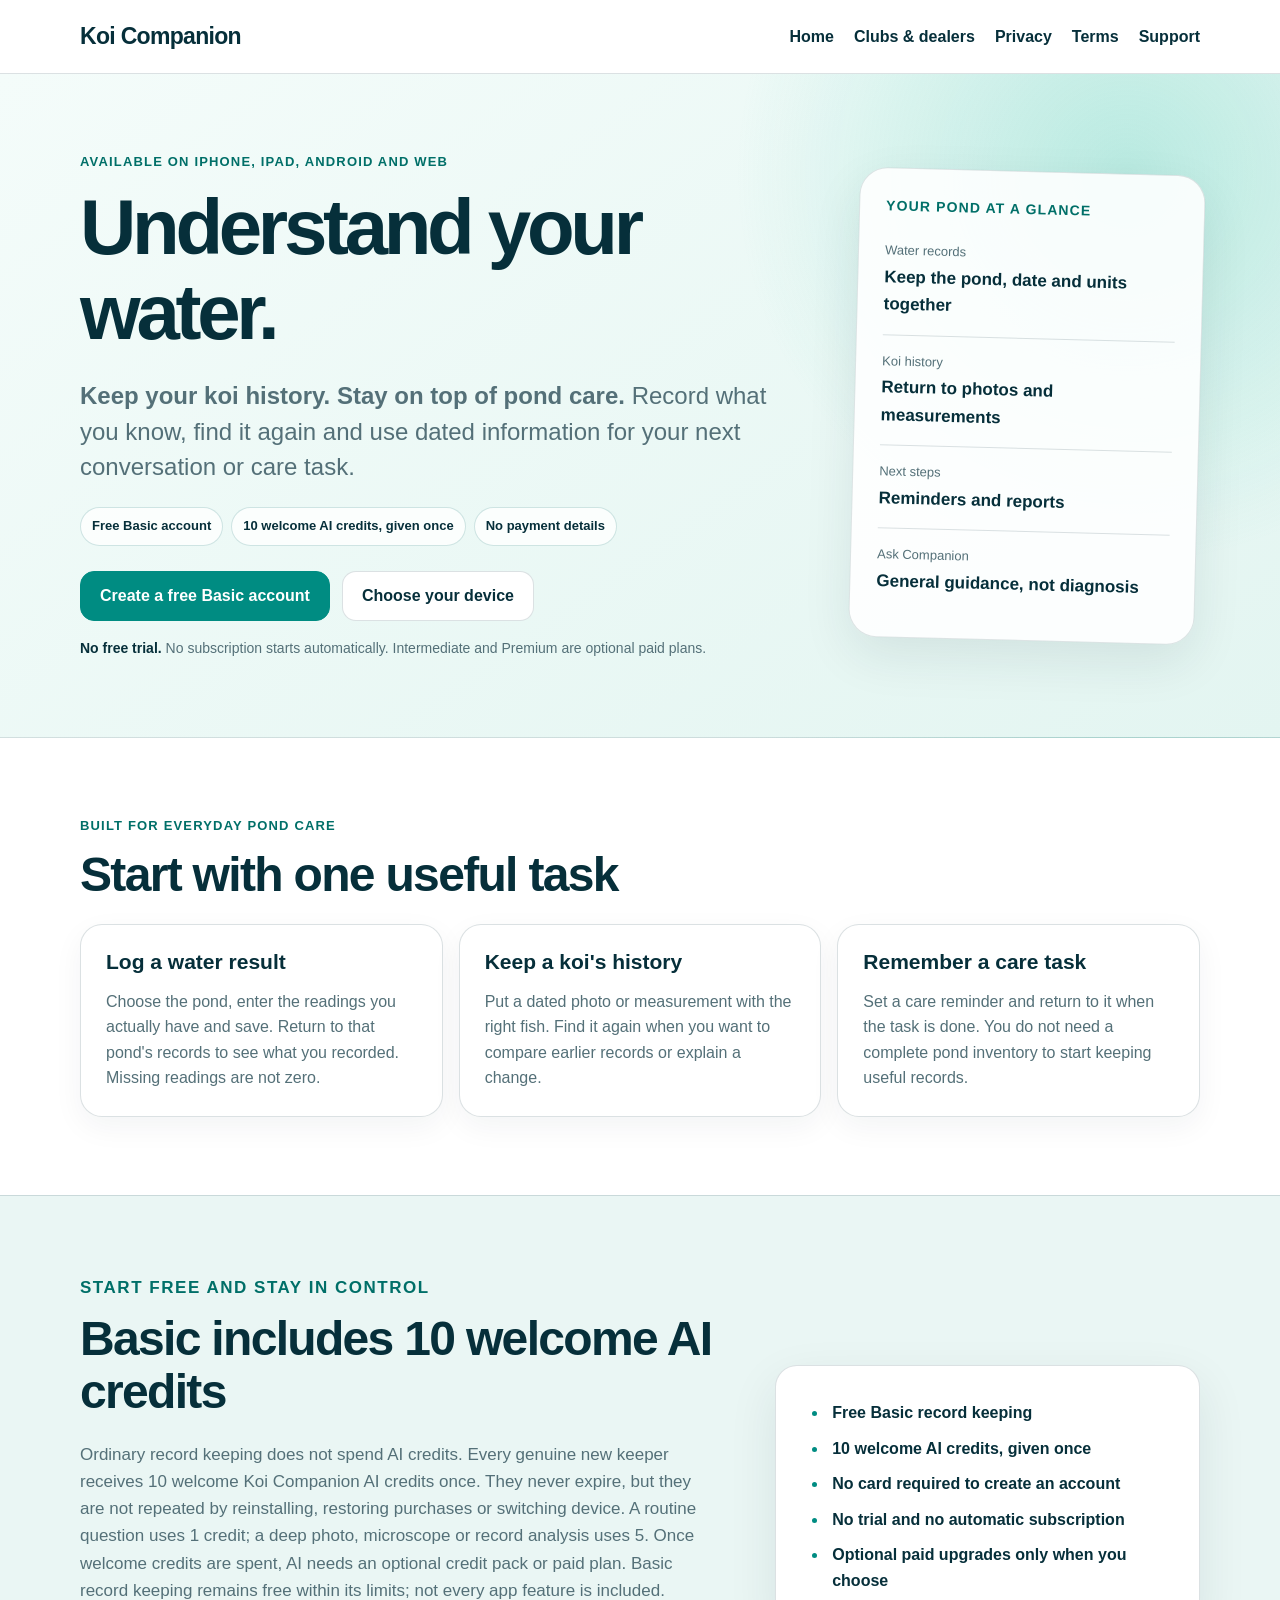
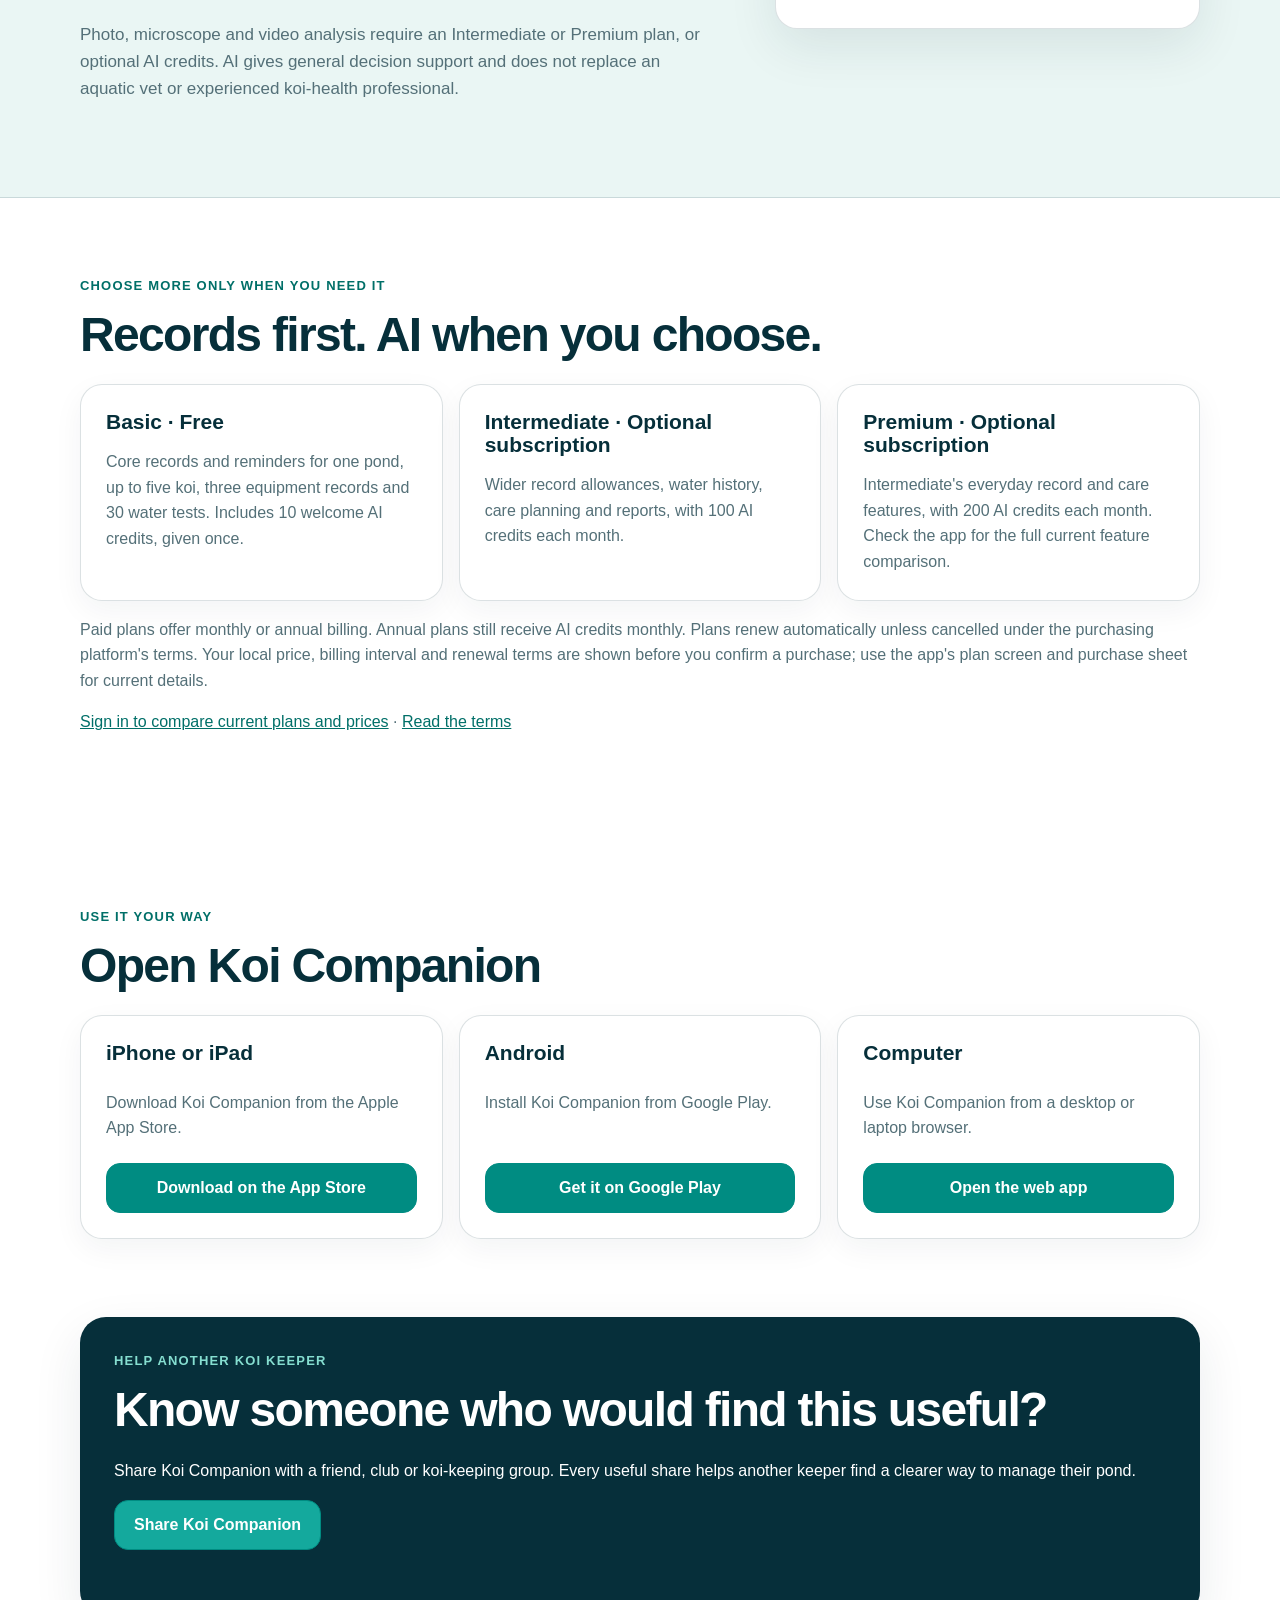
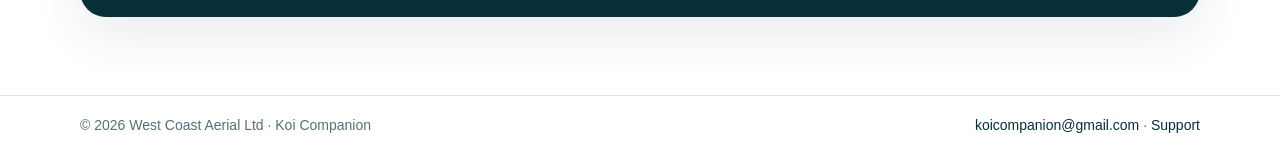
<file: index.html>
<!doctype html>
<html lang="en-GB">
<head>
  <meta charset="utf-8" />
  <meta name="viewport" content="width=device-width, initial-scale=1, viewport-fit=cover" />
  <meta name="description" content="Understand your water. Keep your koi history. Stay on top of pond care. Start with free Basic records; optional paid plans add wider tools and AI credits." />
  <meta property="og:type" content="website" />
  <meta property="og:site_name" content="Koi Companion" />
  <meta property="og:title" content="Koi Companion — clearer pond care starts with better records" />
  <meta property="og:description" content="Start with a free Basic account, including 10 welcome AI credits given once. No free trial and no automatic subscription." />
  <meta property="og:url" content="https://koicompanion.app/" />
  <meta name="twitter:card" content="summary" />
  <meta name="theme-color" content="#062f3a" />
  <title>Koi Companion | Koi pond records and guidance</title>
  <link rel="stylesheet" href="/assets/styles.css" />
</head>
<body>
  <header class="site-header">
    <div class="wrap nav">
      <a class="brand" href="/" aria-label="Koi Companion home">Koi Companion</a>
      <nav aria-label="Main navigation">
        <a href="/" aria-current="page">Home</a>
        <a href="/clubs/">Clubs &amp; dealers</a>
        <a href="/privacy-policy/">Privacy</a>
        <a href="/terms/">Terms</a>
        <a href="/support/">Support</a>
      </nav>
    </div>
  </header>

  <main>
    <section class="hero">
      <div class="wrap hero-grid">
        <div>
          <p class="eyebrow">Available on iPhone, iPad, Android and web</p>
          <h1>Understand your water.</h1>
          <p class="hero-copy"><strong>Keep your koi history. Stay on top of pond care.</strong> Record what you know, find it again and use dated information for your next conversation or care task.</p>
          <div class="trust-row" aria-label="Basic plan summary">
            <span>Free Basic account</span>
            <span>10 welcome AI credits, given once</span>
            <span>No payment details</span>
          </div>
          <div class="hero-actions">
            <a class="button" href="https://app.koicompanion.app/account/sign-up?utm_source=koicompanion.app&amp;utm_medium=owned_web&amp;utm_campaign=organic_growth">Create a free Basic account</a>
            <a class="button secondary" href="#download">Choose your device</a>
          </div>
          <p class="small-note"><strong>No free trial.</strong> No subscription starts automatically. Intermediate and Premium are optional paid plans.</p>
        </div>

        <aside class="record-card" aria-label="What Koi Companion keeps together">
          <p class="record-card-label">Your pond at a glance</p>
          <div class="record-stat"><span>Water records</span><strong>Keep the pond, date and units together</strong></div>
          <div class="record-stat"><span>Koi history</span><strong>Return to photos and measurements</strong></div>
          <div class="record-stat"><span>Next steps</span><strong>Reminders and reports</strong></div>
          <div class="record-stat"><span>Ask Companion</span><strong>General guidance, not diagnosis</strong></div>
        </aside>
      </div>
    </section>

    <section class="section" aria-labelledby="why-heading">
      <div class="wrap">
        <p class="eyebrow">Built for everyday pond care</p>
        <h2 id="why-heading">Start with one useful task</h2>
        <div class="feature-grid">
          <article class="feature-card"><h3>Log a water result</h3><p>Choose the pond, enter the readings you actually have and save. Return to that pond's records to see what you recorded. Missing readings are not zero.</p></article>
          <article class="feature-card"><h3>Keep a koi's history</h3><p>Put a dated photo or measurement with the right fish. Find it again when you want to compare earlier records or explain a change.</p></article>
          <article class="feature-card"><h3>Remember a care task</h3><p>Set a care reminder and return to it when the task is done. You do not need a complete pond inventory to start keeping useful records.</p></article>
        </div>
      </div>
    </section>

    <section class="section soft-section" aria-labelledby="basic-heading">
      <div class="wrap split-panel">
        <div>
          <p class="eyebrow">Start free and stay in control</p>
          <h2 id="basic-heading">Basic includes 10 welcome AI credits</h2>
          <p>Ordinary record keeping does not spend AI credits. Every genuine new keeper receives 10 welcome Koi Companion AI credits once. They never expire, but they are not repeated by reinstalling, restoring purchases or switching device. A routine question uses 1 credit; a deep photo, microscope or record analysis uses 5. Once welcome credits are spent, AI needs an optional credit pack or paid plan. Basic record keeping remains free within its limits; not every app feature is included.</p>
          <p>Photo, microscope and video analysis require an Intermediate or Premium plan, or optional AI credits. AI gives general decision support and does not replace an aquatic vet or experienced koi-health professional.</p>
        </div>
        <ul class="check-list">
          <li>Free Basic record keeping</li>
          <li>10 welcome AI credits, given once</li>
          <li>No card required to create an account</li>
          <li>No trial and no automatic subscription</li>
          <li>Optional paid upgrades only when you choose</li>
        </ul>
      </div>
    </section>

    <section class="section" aria-labelledby="plans-heading">
      <div class="wrap">
        <p class="eyebrow">Choose more only when you need it</p>
        <h2 id="plans-heading">Records first. AI when you choose.</h2>
        <div class="feature-grid">
          <article class="feature-card"><h3>Basic · Free</h3><p>Core records and reminders for one pond, up to five koi, three equipment records and 30 water tests. Includes 10 welcome AI credits, given once.</p></article>
          <article class="feature-card"><h3>Intermediate · Optional subscription</h3><p>Wider record allowances, water history, care planning and reports, with 100 AI credits each month.</p></article>
          <article class="feature-card"><h3>Premium · Optional subscription</h3><p>Intermediate's everyday record and care features, with 200 AI credits each month. Check the app for the full current feature comparison.</p></article>
        </div>
        <p>Paid plans offer monthly or annual billing. Annual plans still receive AI credits monthly. Plans renew automatically unless cancelled under the purchasing platform's terms. Your local price, billing interval and renewal terms are shown before you confirm a purchase; use the app's plan screen and purchase sheet for current details.</p>
        <p><a href="https://app.koicompanion.app/account/subscription">Sign in to compare current plans and prices</a> · <a href="/terms/">Read the terms</a></p>
      </div>
    </section>

    <section class="section" id="download" aria-labelledby="download-heading">
      <div class="wrap">
        <p class="eyebrow">Use it your way</p>
        <h2 id="download-heading">Open Koi Companion</h2>
        <div class="platforms">
          <article class="platform">
            <h3>iPhone or iPad</h3>
            <p>Download Koi Companion from the Apple App Store.</p>
            <a class="button" href="https://apps.apple.com/gb/app/koi-companion/id6769457805">Download on the App Store</a>
          </article>
          <article class="platform">
            <h3>Android</h3>
            <p>Install Koi Companion from Google Play.</p>
            <a class="button" href="https://play.google.com/store/apps/details?id=uk.co.koicompanion.app">Get it on Google Play</a>
          </article>
          <article class="platform">
            <h3>Computer</h3>
            <p>Use Koi Companion from a desktop or laptop browser.</p>
            <a class="button" href="https://app.koicompanion.app/">Open the web app</a>
          </article>
        </div>
      </div>
    </section>

    <section class="section share-section" aria-labelledby="share-heading">
      <div class="wrap share-panel">
        <div>
          <p class="eyebrow">Help another koi keeper</p>
          <h2 id="share-heading">Know someone who would find this useful?</h2>
          <p>Share Koi Companion with a friend, club or koi-keeping group. Every useful share helps another keeper find a clearer way to manage their pond.</p>
        </div>
        <button class="button share-button" id="share-button" type="button">Share Koi Companion</button>
        <p class="share-status" id="share-status" role="status" aria-live="polite"></p>
      </div>
    </section>
  </main>

  <footer>
    <div class="wrap footer-row">
      <span>© 2026 West Coast Aerial Ltd · Koi Companion</span>
      <span><a href="mailto:koicompanion@gmail.com">koicompanion@gmail.com</a> · <a href="/support/">Support</a></span>
    </div>
  </footer>

  <script>
    (() => {
      const button = document.getElementById("share-button");
      const status = document.getElementById("share-status");
      const shareData = {
        title: "Koi Companion",
        text: "Keep koi, pond, water and care records together. Basic is free and includes 10 welcome AI credits given once — no free trial or automatic subscription.",
        url: "https://koicompanion.app/"
      };

      button?.addEventListener("click", async () => {
        try {
          if (navigator.share) {
            await navigator.share(shareData);
            status.textContent = "Thanks for sharing Koi Companion.";
            return;
          }
          await navigator.clipboard.writeText(`${shareData.text} ${shareData.url}`);
          status.textContent = "Share text copied — paste it into your post or message.";
        } catch (error) {
          if (error && error.name === "AbortError") return;
          status.textContent = "Copy this link to share: koicompanion.app";
        }
      });
    })();
  </script>
</body>
</html>
</file>
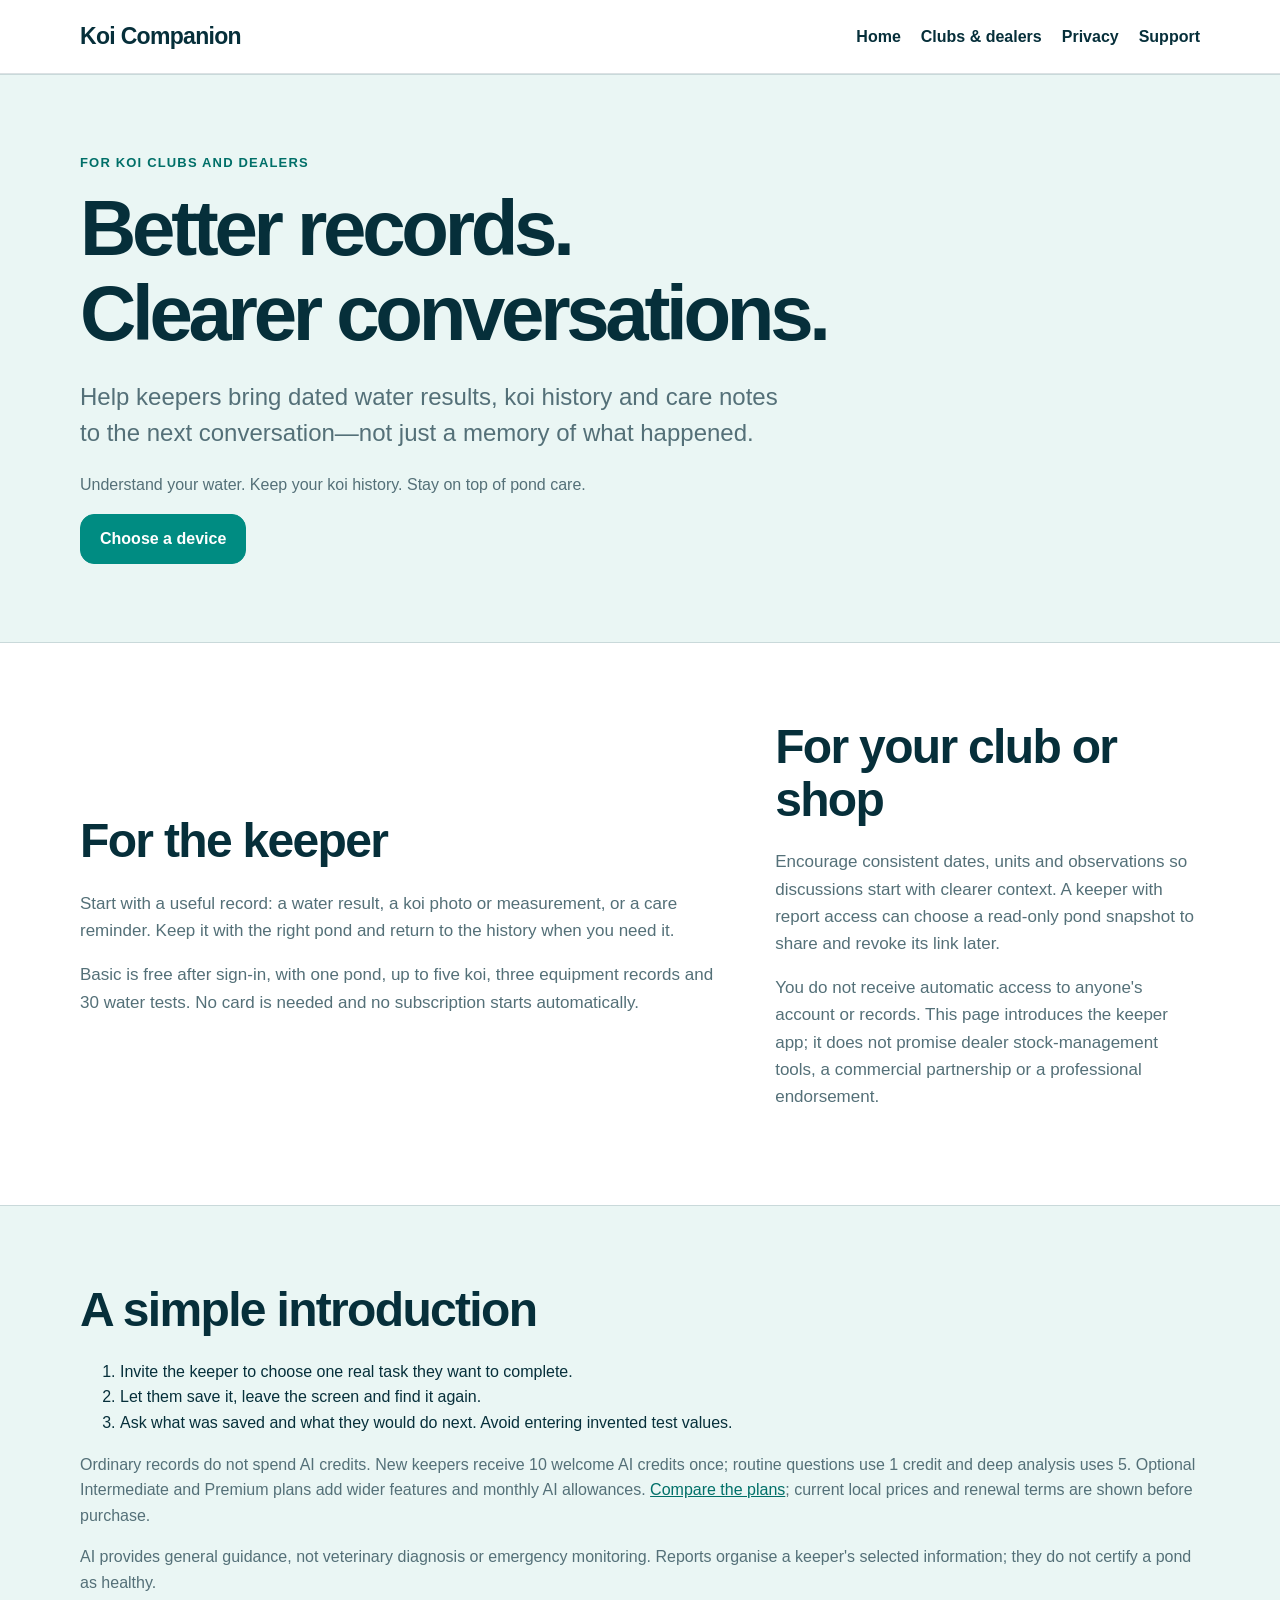
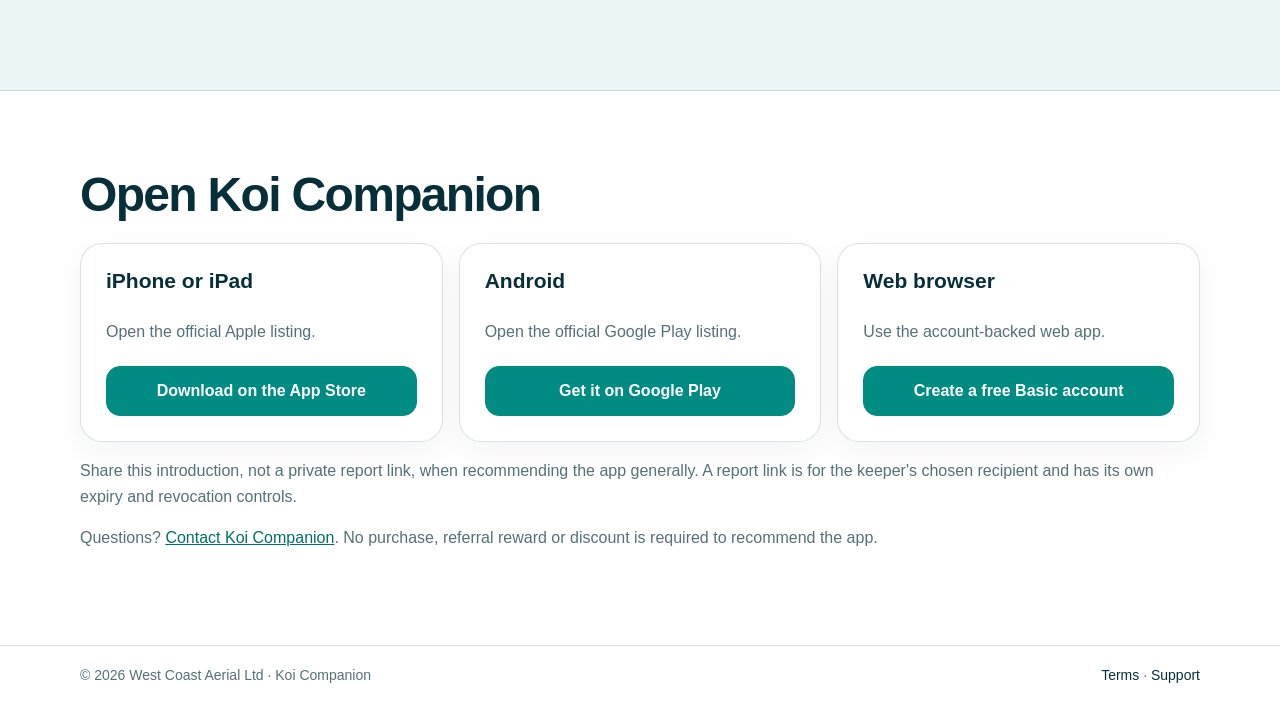
<file: clubs/index.html>
<!doctype html>
<html lang="en-GB">
<head>
  <meta charset="utf-8" />
  <meta name="viewport" content="width=device-width, initial-scale=1" />
  <meta name="description" content="Introduce Koi Companion to your club or customers: clearer water, koi and care records for better conversations. Free Basic access and optional paid plans." />
  <title>Koi Companion for clubs and dealers</title>
  <link rel="stylesheet" href="/assets/styles.css" />
</head>
<body>
  <header class="site-header"><div class="wrap nav"><a class="brand" href="/">Koi Companion</a><nav aria-label="Main navigation"><a href="/">Home</a><a href="/clubs/" aria-current="page">Clubs &amp; dealers</a><a href="/privacy-policy/">Privacy</a><a href="/support/">Support</a></nav></div></header>
  <main>
    <section class="section soft-section"><div class="wrap">
      <p class="eyebrow">For koi clubs and dealers</p>
      <h1>Better records.<br />Clearer conversations.</h1>
      <p class="hero-copy">Help keepers bring dated water results, koi history and care notes to the next conversation—not just a memory of what happened.</p>
      <p>Understand your water. Keep your koi history. Stay on top of pond care.</p>
      <a class="button" href="#devices">Choose a device</a>
    </div></section>
    <section class="section"><div class="wrap split-panel">
      <div><h2>For the keeper</h2><p>Start with a useful record: a water result, a koi photo or measurement, or a care reminder. Keep it with the right pond and return to the history when you need it.</p><p>Basic is free after sign-in, with one pond, up to five koi, three equipment records and 30 water tests. No card is needed and no subscription starts automatically.</p></div>
      <div><h2>For your club or shop</h2><p>Encourage consistent dates, units and observations so discussions start with clearer context. A keeper with report access can choose a read-only pond snapshot to share and revoke its link later.</p><p>You do not receive automatic access to anyone's account or records. This page introduces the keeper app; it does not promise dealer stock-management tools, a commercial partnership or a professional endorsement.</p></div>
    </div></section>
    <section class="section soft-section"><div class="wrap">
      <h2>A simple introduction</h2>
      <ol><li>Invite the keeper to choose one real task they want to complete.</li><li>Let them save it, leave the screen and find it again.</li><li>Ask what was saved and what they would do next. Avoid entering invented test values.</li></ol>
      <p>Ordinary records do not spend AI credits. New keepers receive 10 welcome AI credits once; routine questions use 1 credit and deep analysis uses 5. Optional Intermediate and Premium plans add wider features and monthly AI allowances. <a href="/#plans-heading">Compare the plans</a>; current local prices and renewal terms are shown before purchase.</p>
      <p>AI provides general guidance, not veterinary diagnosis or emergency monitoring. Reports organise a keeper's selected information; they do not certify a pond as healthy.</p>
    </div></section>
    <section class="section" id="devices" aria-labelledby="devices-title"><div class="wrap">
      <h2 id="devices-title">Open Koi Companion</h2>
      <div class="platforms">
        <article class="platform"><h3>iPhone or iPad</h3><p>Open the official Apple listing.</p><a class="button" href="https://apps.apple.com/gb/app/koi-companion/id6769457805">Download on the App Store</a></article>
        <article class="platform"><h3>Android</h3><p>Open the official Google Play listing.</p><a class="button" href="https://play.google.com/store/apps/details?id=uk.co.koicompanion.app">Get it on Google Play</a></article>
        <article class="platform"><h3>Web browser</h3><p>Use the account-backed web app.</p><a class="button" href="https://app.koicompanion.app/account/sign-up?utm_source=koicompanion.app&amp;utm_medium=club_dealer&amp;utm_campaign=first_week_intro">Create a free Basic account</a></article>
      </div>
      <p>Share this introduction, not a private report link, when recommending the app generally. A report link is for the keeper's chosen recipient and has its own expiry and revocation controls.</p>
      <p>Questions? <a href="mailto:koicompanion@gmail.com">Contact Koi Companion</a>. No purchase, referral reward or discount is required to recommend the app.</p>
    </div></section>
  </main>
  <footer><div class="wrap footer-row"><span>© 2026 West Coast Aerial Ltd · Koi Companion</span><span><a href="/terms/">Terms</a> · <a href="/support/">Support</a></span></div></footer>
</body>
</html>
</file>
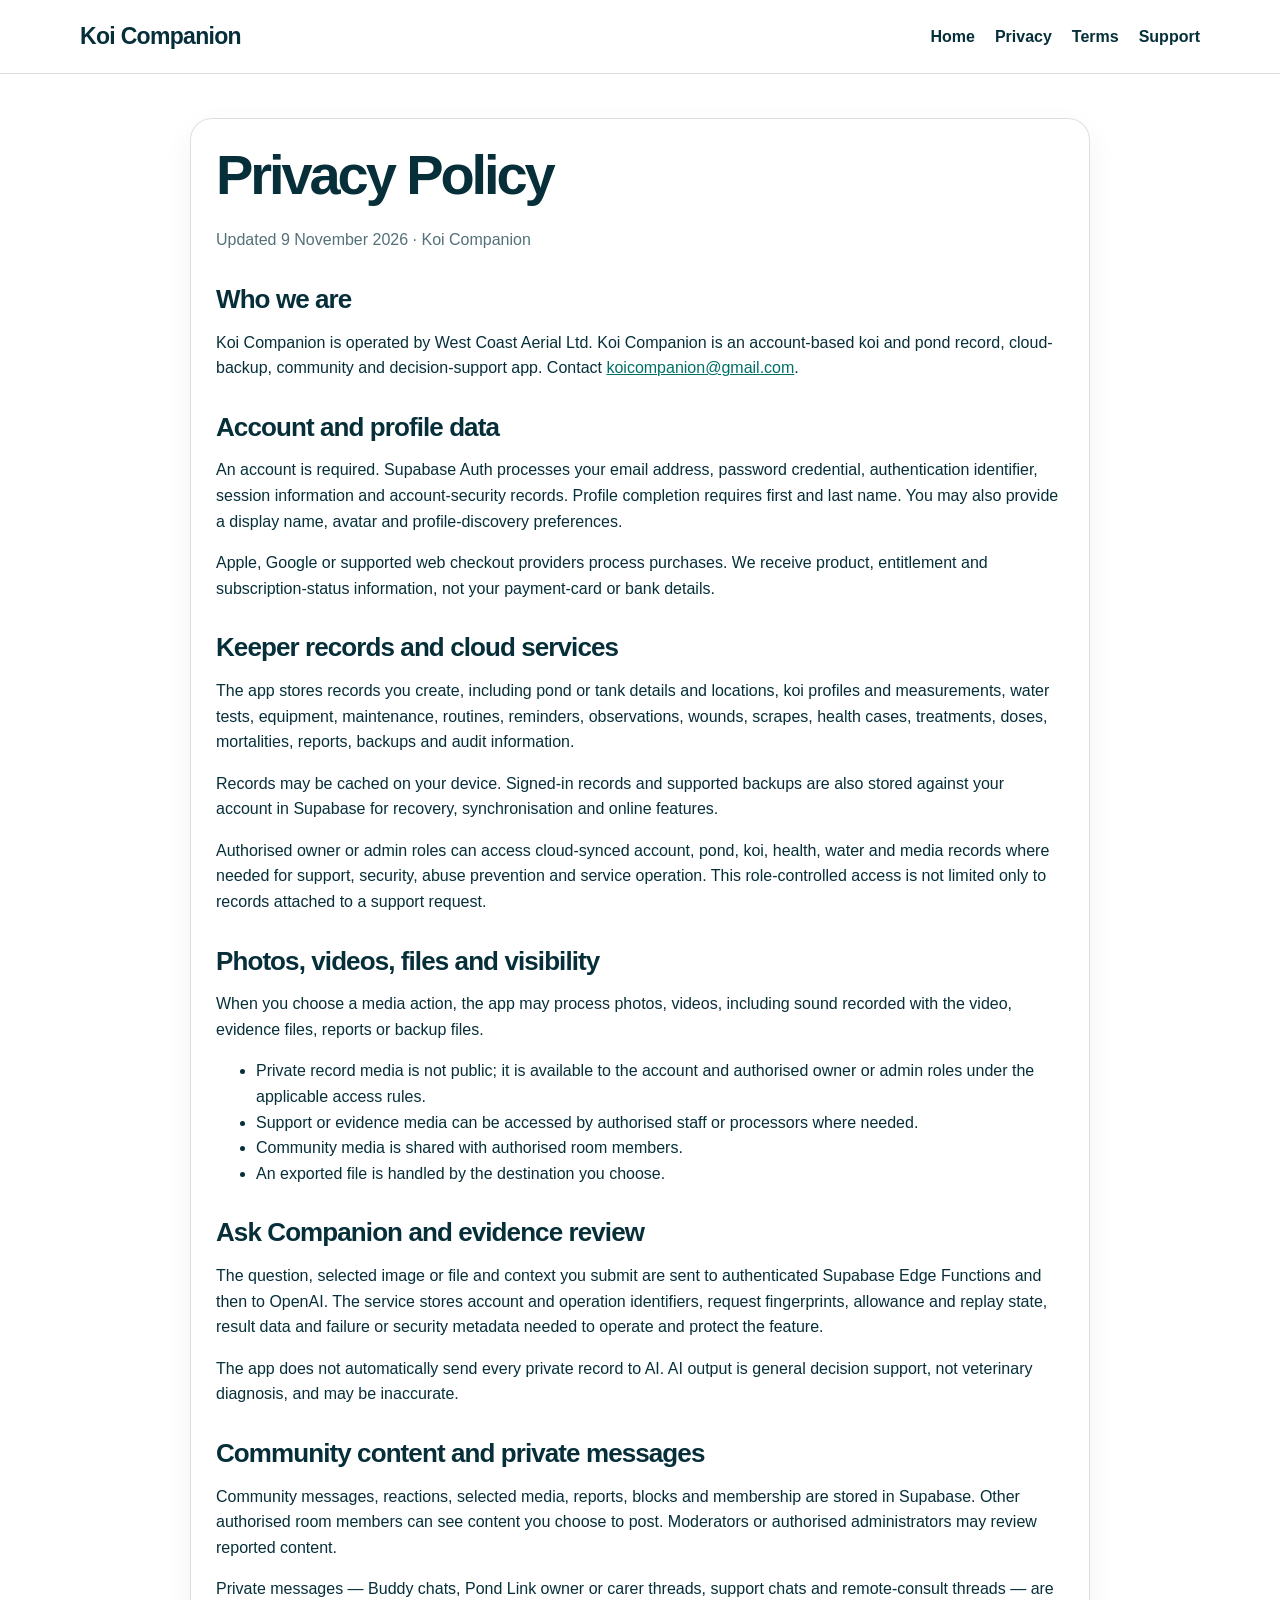
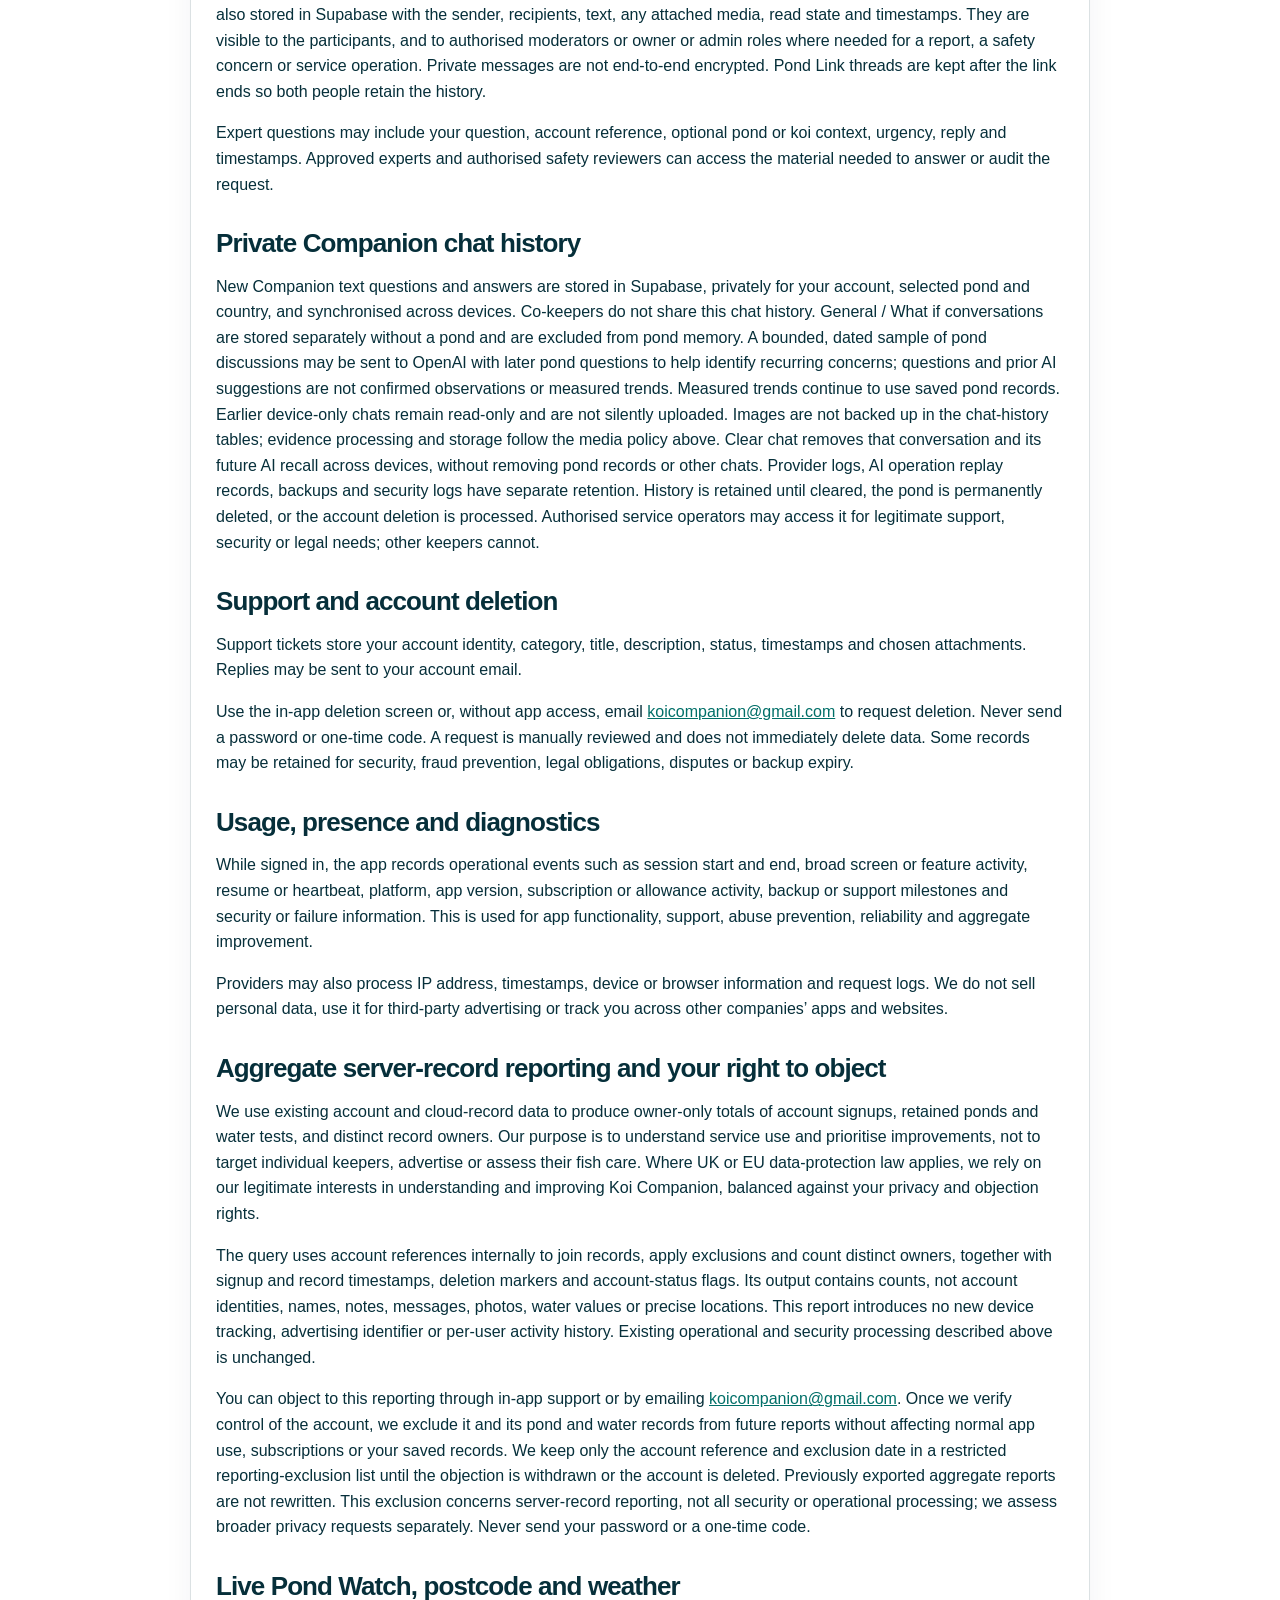
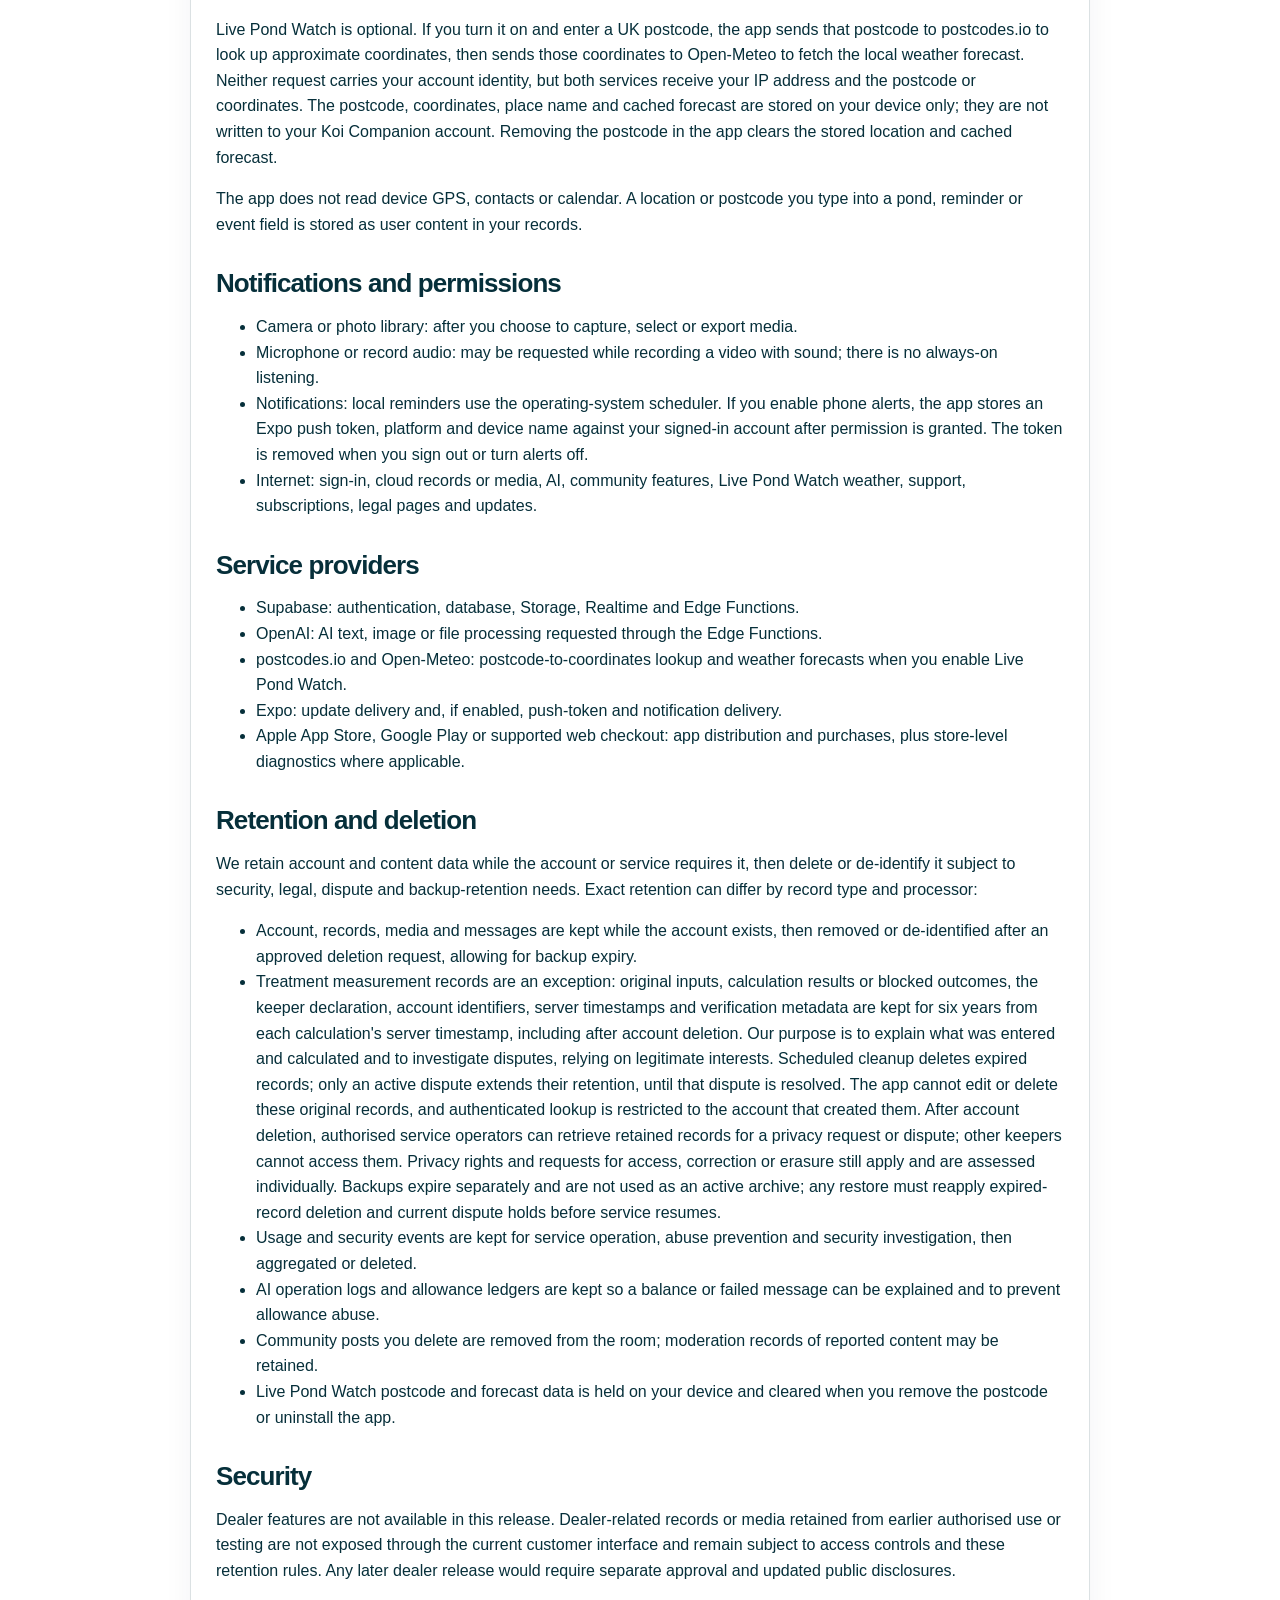
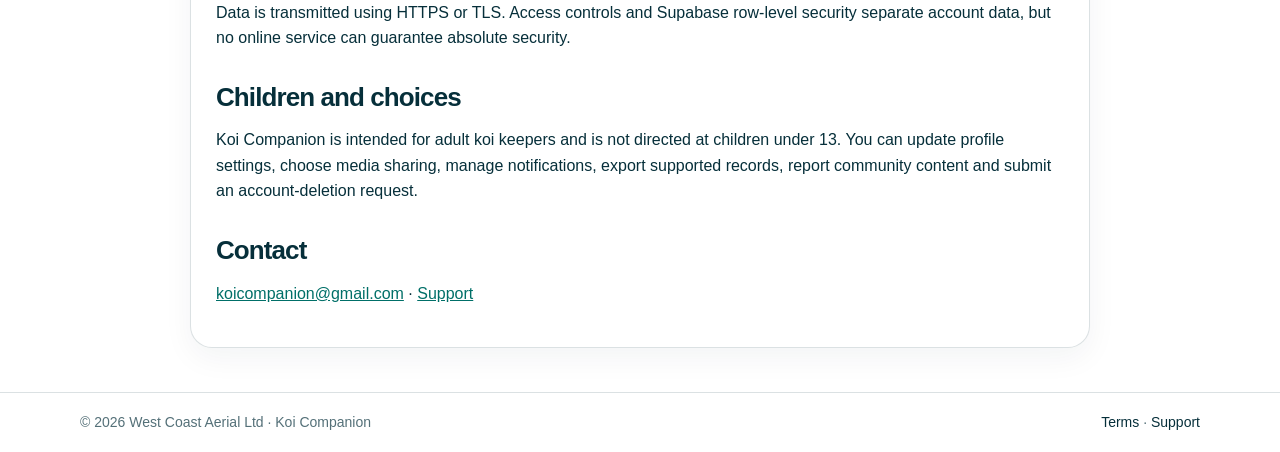
<file: privacy-policy/index.html>
<!doctype html>
<html lang="en-GB">
<head>
  <meta charset="utf-8" />
  <meta name="viewport" content="width=device-width, initial-scale=1" />
  <meta name="description" content="Koi Companion Privacy Policy." />
  <title>Privacy Policy | Koi Companion</title>
  <link rel="stylesheet" href="/assets/styles.css" />
</head>
<body>
  <header class="site-header">
    <div class="wrap nav">
      <a class="brand" href="/">Koi Companion</a>
      <nav aria-label="Main navigation"><a href="/">Home</a><a href="/privacy-policy/" aria-current="page">Privacy</a><a href="/terms/">Terms</a><a href="/support/">Support</a></nav>
    </div>
  </header>
  <main>
    <div class="wrap">
      <article class="card">
        <h1>Privacy Policy</h1>
        <p class="meta">Updated 9 November 2026 · Koi Companion</p>

        <h2>Who we are</h2>
        <p>Koi Companion is operated by West Coast Aerial Ltd. Koi Companion is an account-based koi and pond record, cloud-backup, community and decision-support app. Contact <a href="mailto:koicompanion@gmail.com">koicompanion@gmail.com</a>.</p>

        <h2>Account and profile data</h2>
        <p>An account is required. Supabase Auth processes your email address, password credential, authentication identifier, session information and account-security records. Profile completion requires first and last name. You may also provide a display name, avatar and profile-discovery preferences.</p>
        <p>Apple, Google or supported web checkout providers process purchases. We receive product, entitlement and subscription-status information, not your payment-card or bank details.</p>

        <h2>Keeper records and cloud services</h2>
        <p>The app stores records you create, including pond or tank details and locations, koi profiles and measurements, water tests, equipment, maintenance, routines, reminders, observations, wounds, scrapes, health cases, treatments, doses, mortalities, reports, backups and audit information.</p>
        <p>Records may be cached on your device. Signed-in records and supported backups are also stored against your account in Supabase for recovery, synchronisation and online features.</p>
        <p>Authorised owner or admin roles can access cloud-synced account, pond, koi, health, water and media records where needed for support, security, abuse prevention and service operation. This role-controlled access is not limited only to records attached to a support request.</p>

        <h2>Photos, videos, files and visibility</h2>
        <p>When you choose a media action, the app may process photos, videos, including sound recorded with the video, evidence files, reports or backup files.</p>
        <ul>
          <li>Private record media is not public; it is available to the account and authorised owner or admin roles under the applicable access rules.</li>
          <li>Support or evidence media can be accessed by authorised staff or processors where needed.</li>
          <li>Community media is shared with authorised room members.</li>
          <li>An exported file is handled by the destination you choose.</li>
        </ul>

        <h2>Ask Companion and evidence review</h2>
        <p>The question, selected image or file and context you submit are sent to authenticated Supabase Edge Functions and then to OpenAI. The service stores account and operation identifiers, request fingerprints, allowance and replay state, result data and failure or security metadata needed to operate and protect the feature.</p>
        <p>The app does not automatically send every private record to AI. AI output is general decision support, not veterinary diagnosis, and may be inaccurate.</p>

        <h2>Community content and private messages</h2>
        <p>Community messages, reactions, selected media, reports, blocks and membership are stored in Supabase. Other authorised room members can see content you choose to post. Moderators or authorised administrators may review reported content.</p>
        <p>Private messages — Buddy chats, Pond Link owner or carer threads, support chats and remote-consult threads — are also stored in Supabase with the sender, recipients, text, any attached media, read state and timestamps. They are visible to the participants, and to authorised moderators or owner or admin roles where needed for a report, a safety concern or service operation. Private messages are not end-to-end encrypted. Pond Link threads are kept after the link ends so both people retain the history.</p>
        <p>Expert questions may include your question, account reference, optional pond or koi context, urgency, reply and timestamps. Approved experts and authorised safety reviewers can access the material needed to answer or audit the request.</p>

        <h2>Private Companion chat history</h2>
        <p>New Companion text questions and answers are stored in Supabase, privately for your account, selected pond and country, and synchronised across devices. Co-keepers do not share this chat history. General / What if conversations are stored separately without a pond and are excluded from pond memory. A bounded, dated sample of pond discussions may be sent to OpenAI with later pond questions to help identify recurring concerns; questions and prior AI suggestions are not confirmed observations or measured trends. Measured trends continue to use saved pond records. Earlier device-only chats remain read-only and are not silently uploaded. Images are not backed up in the chat-history tables; evidence processing and storage follow the media policy above. Clear chat removes that conversation and its future AI recall across devices, without removing pond records or other chats. Provider logs, AI operation replay records, backups and security logs have separate retention. History is retained until cleared, the pond is permanently deleted, or the account deletion is processed. Authorised service operators may access it for legitimate support, security or legal needs; other keepers cannot.</p>

        <h2>Support and account deletion</h2>
        <p>Support tickets store your account identity, category, title, description, status, timestamps and chosen attachments. Replies may be sent to your account email.</p>
        <p>Use the in-app deletion screen or, without app access, email <a href="mailto:koicompanion@gmail.com?subject=Koi%20Companion%20account%20deletion%20request">koicompanion@gmail.com</a> to request deletion. Never send a password or one-time code. A request is manually reviewed and does not immediately delete data. Some records may be retained for security, fraud prevention, legal obligations, disputes or backup expiry.</p>

        <h2>Usage, presence and diagnostics</h2>
        <p>While signed in, the app records operational events such as session start and end, broad screen or feature activity, resume or heartbeat, platform, app version, subscription or allowance activity, backup or support milestones and security or failure information. This is used for app functionality, support, abuse prevention, reliability and aggregate improvement.</p>
        <p>Providers may also process IP address, timestamps, device or browser information and request logs. We do not sell personal data, use it for third-party advertising or track you across other companies’ apps and websites.</p>

        <h2>Aggregate server-record reporting and your right to object</h2>
        <p>We use existing account and cloud-record data to produce owner-only totals of account signups, retained ponds and water tests, and distinct record owners. Our purpose is to understand service use and prioritise improvements, not to target individual keepers, advertise or assess their fish care. Where UK or EU data-protection law applies, we rely on our legitimate interests in understanding and improving Koi Companion, balanced against your privacy and objection rights.</p>
        <p>The query uses account references internally to join records, apply exclusions and count distinct owners, together with signup and record timestamps, deletion markers and account-status flags. Its output contains counts, not account identities, names, notes, messages, photos, water values or precise locations. This report introduces no new device tracking, advertising identifier or per-user activity history. Existing operational and security processing described above is unchanged.</p>
        <p>You can object to this reporting through in-app support or by emailing <a href="mailto:koicompanion@gmail.com?subject=Objection%20to%20server-record%20reporting">koicompanion@gmail.com</a>. Once we verify control of the account, we exclude it and its pond and water records from future reports without affecting normal app use, subscriptions or your saved records. We keep only the account reference and exclusion date in a restricted reporting-exclusion list until the objection is withdrawn or the account is deleted. Previously exported aggregate reports are not rewritten. This exclusion concerns server-record reporting, not all security or operational processing; we assess broader privacy requests separately. Never send your password or a one-time code.</p>

        <h2>Live Pond Watch, postcode and weather</h2>
        <p>Live Pond Watch is optional. If you turn it on and enter a UK postcode, the app sends that postcode to postcodes.io to look up approximate coordinates, then sends those coordinates to Open-Meteo to fetch the local weather forecast. Neither request carries your account identity, but both services receive your IP address and the postcode or coordinates. The postcode, coordinates, place name and cached forecast are stored on your device only; they are not written to your Koi Companion account. Removing the postcode in the app clears the stored location and cached forecast.</p>
        <p>The app does not read device GPS, contacts or calendar. A location or postcode you type into a pond, reminder or event field is stored as user content in your records.</p>

        <h2>Notifications and permissions</h2>
        <ul>
          <li>Camera or photo library: after you choose to capture, select or export media.</li>
          <li>Microphone or record audio: may be requested while recording a video with sound; there is no always-on listening.</li>
          <li>Notifications: local reminders use the operating-system scheduler. If you enable phone alerts, the app stores an Expo push token, platform and device name against your signed-in account after permission is granted. The token is removed when you sign out or turn alerts off.</li>
          <li>Internet: sign-in, cloud records or media, AI, community features, Live Pond Watch weather, support, subscriptions, legal pages and updates.</li>
        </ul>

        <h2>Service providers</h2>
        <ul>
          <li>Supabase: authentication, database, Storage, Realtime and Edge Functions.</li>
          <li>OpenAI: AI text, image or file processing requested through the Edge Functions.</li>
          <li>postcodes.io and Open-Meteo: postcode-to-coordinates lookup and weather forecasts when you enable Live Pond Watch.</li>
          <li>Expo: update delivery and, if enabled, push-token and notification delivery.</li>
          <li>Apple App Store, Google Play or supported web checkout: app distribution and purchases, plus store-level diagnostics where applicable.</li>
        </ul>

        <h2>Retention and deletion</h2>
        <p>We retain account and content data while the account or service requires it, then delete or de-identify it subject to security, legal, dispute and backup-retention needs. Exact retention can differ by record type and processor:</p>
        <ul>
          <li>Account, records, media and messages are kept while the account exists, then removed or de-identified after an approved deletion request, allowing for backup expiry.</li>
          <li>Treatment measurement records are an exception: original inputs, calculation results or blocked outcomes, the keeper declaration, account identifiers, server timestamps and verification metadata are kept for six years from each calculation's server timestamp, including after account deletion. Our purpose is to explain what was entered and calculated and to investigate disputes, relying on legitimate interests. Scheduled cleanup deletes expired records; only an active dispute extends their retention, until that dispute is resolved. The app cannot edit or delete these original records, and authenticated lookup is restricted to the account that created them. After account deletion, authorised service operators can retrieve retained records for a privacy request or dispute; other keepers cannot access them. Privacy rights and requests for access, correction or erasure still apply and are assessed individually. Backups expire separately and are not used as an active archive; any restore must reapply expired-record deletion and current dispute holds before service resumes.</li>
          <li>Usage and security events are kept for service operation, abuse prevention and security investigation, then aggregated or deleted.</li>
          <li>AI operation logs and allowance ledgers are kept so a balance or failed message can be explained and to prevent allowance abuse.</li>
          <li>Community posts you delete are removed from the room; moderation records of reported content may be retained.</li>
          <li>Live Pond Watch postcode and forecast data is held on your device and cleared when you remove the postcode or uninstall the app.</li>
        </ul>

        <h2>Security</h2>
        <p>Dealer features are not available in this release. Dealer-related records or media retained from earlier authorised use or testing are not exposed through the current customer interface and remain subject to access controls and these retention rules. Any later dealer release would require separate approval and updated public disclosures.</p>
        <p>Data is transmitted using HTTPS or TLS. Access controls and Supabase row-level security separate account data, but no online service can guarantee absolute security.</p>

        <h2>Children and choices</h2>
        <p>Koi Companion is intended for adult koi keepers and is not directed at children under 13. You can update profile settings, choose media sharing, manage notifications, export supported records, report community content and submit an account-deletion request.</p>

        <h2>Contact</h2>
        <p><a href="mailto:koicompanion@gmail.com">koicompanion@gmail.com</a> · <a href="/support/">Support</a></p>
      </article>
    </div>
  </main>
  <footer><div class="wrap footer-row"><span>© 2026 West Coast Aerial Ltd · Koi Companion</span><span><a href="/terms/">Terms</a> · <a href="/support/">Support</a></span></div></footer>
</body>
</html>
</file>
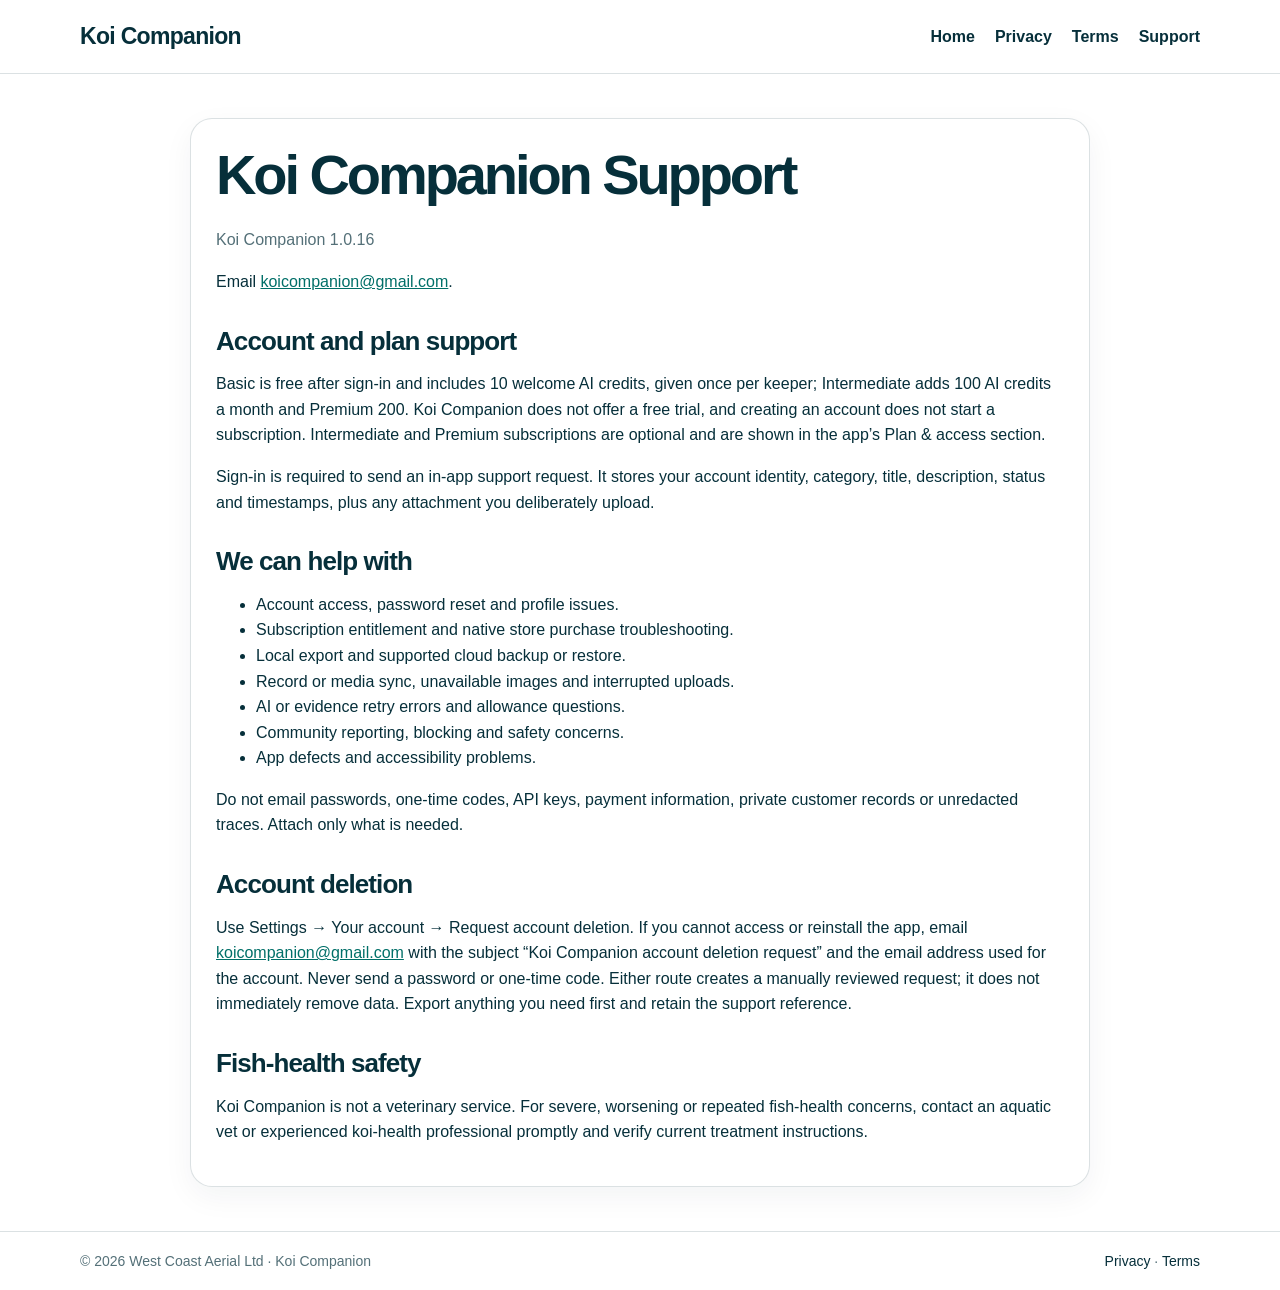
<file: support/index.html>
<!doctype html>
<html lang="en-GB">
<head>
  <meta charset="utf-8" />
  <meta name="viewport" content="width=device-width, initial-scale=1" />
  <meta name="description" content="Koi Companion account, backup, media, AI and community support." />
  <title>Support | Koi Companion</title>
  <link rel="stylesheet" href="/assets/styles.css" />
</head>
<body>
  <header class="site-header">
    <div class="wrap nav">
      <a class="brand" href="/">Koi Companion</a>
      <nav aria-label="Main navigation"><a href="/">Home</a><a href="/privacy-policy/">Privacy</a><a href="/terms/">Terms</a><a href="/support/" aria-current="page">Support</a></nav>
    </div>
  </header>
  <main>
    <div class="wrap">
      <article class="card">
        <h1>Koi Companion Support</h1>
        <p class="meta">Koi Companion 1.0.16</p>
        <p>Email <a href="mailto:koicompanion@gmail.com">koicompanion@gmail.com</a>.</p>

        <h2>Account and plan support</h2>
        <p>Basic is free after sign-in and includes 10 welcome AI credits, given once per keeper; Intermediate adds 100 AI credits a month and Premium 200. Koi Companion does not offer a free trial, and creating an account does not start a subscription. Intermediate and Premium subscriptions are optional and are shown in the app’s Plan &amp; access section.</p>
        <p>Sign-in is required to send an in-app support request. It stores your account identity, category, title, description, status and timestamps, plus any attachment you deliberately upload.</p>

        <h2>We can help with</h2>
        <ul>
          <li>Account access, password reset and profile issues.</li>
          <li>Subscription entitlement and native store purchase troubleshooting.</li>
          <li>Local export and supported cloud backup or restore.</li>
          <li>Record or media sync, unavailable images and interrupted uploads.</li>
          <li>AI or evidence retry errors and allowance questions.</li>
          <li>Community reporting, blocking and safety concerns.</li>
          <li>App defects and accessibility problems.</li>
        </ul>
        <p>Do not email passwords, one-time codes, API keys, payment information, private customer records or unredacted traces. Attach only what is needed.</p>

        <h2>Account deletion</h2>
        <p>Use Settings → Your account → Request account deletion. If you cannot access or reinstall the app, email <a href="mailto:koicompanion@gmail.com?subject=Koi%20Companion%20account%20deletion%20request">koicompanion@gmail.com</a> with the subject “Koi Companion account deletion request” and the email address used for the account. Never send a password or one-time code. Either route creates a manually reviewed request; it does not immediately remove data. Export anything you need first and retain the support reference.</p>

        <h2>Fish-health safety</h2>
        <p>Koi Companion is not a veterinary service. For severe, worsening or repeated fish-health concerns, contact an aquatic vet or experienced koi-health professional promptly and verify current treatment instructions.</p>
      </article>
    </div>
  </main>
  <footer><div class="wrap footer-row"><span>© 2026 West Coast Aerial Ltd · Koi Companion</span><span><a href="/privacy-policy/">Privacy</a> · <a href="/terms/">Terms</a></span></div></footer>
</body>
</html>
</file>
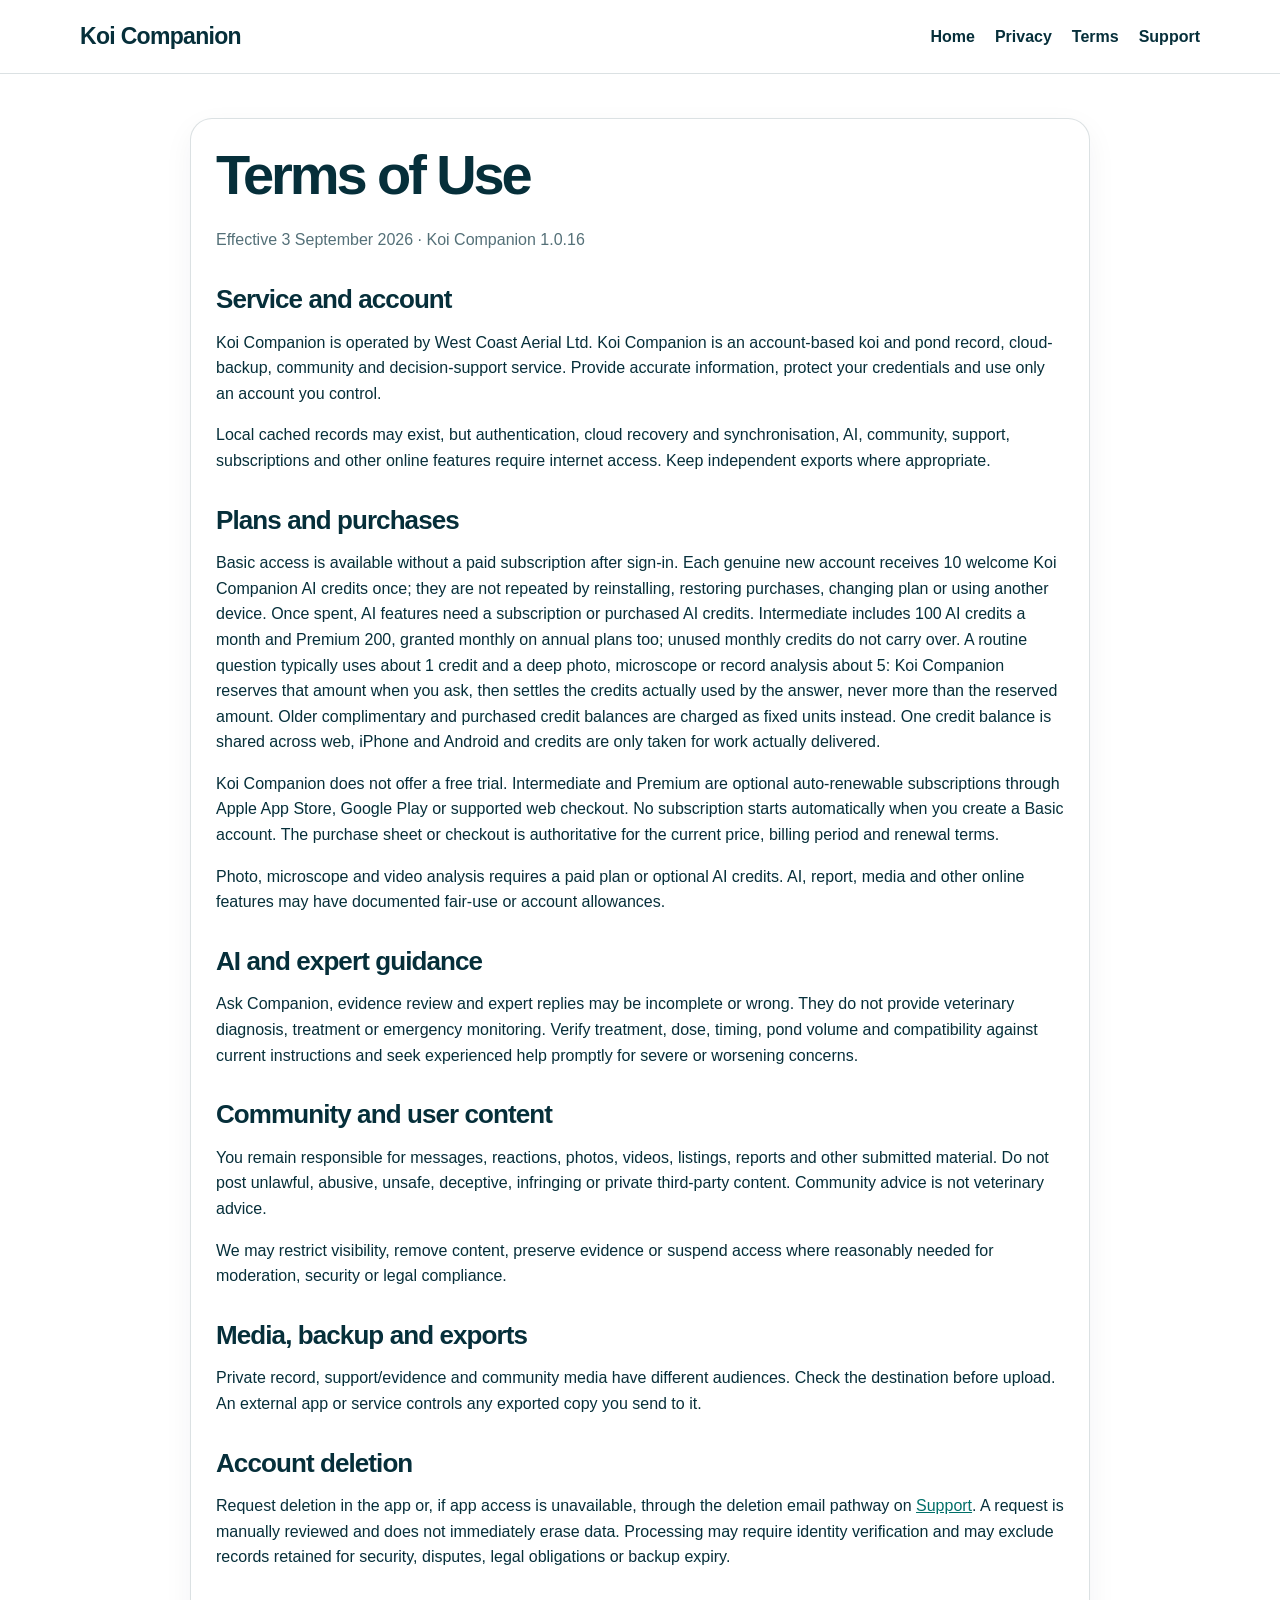
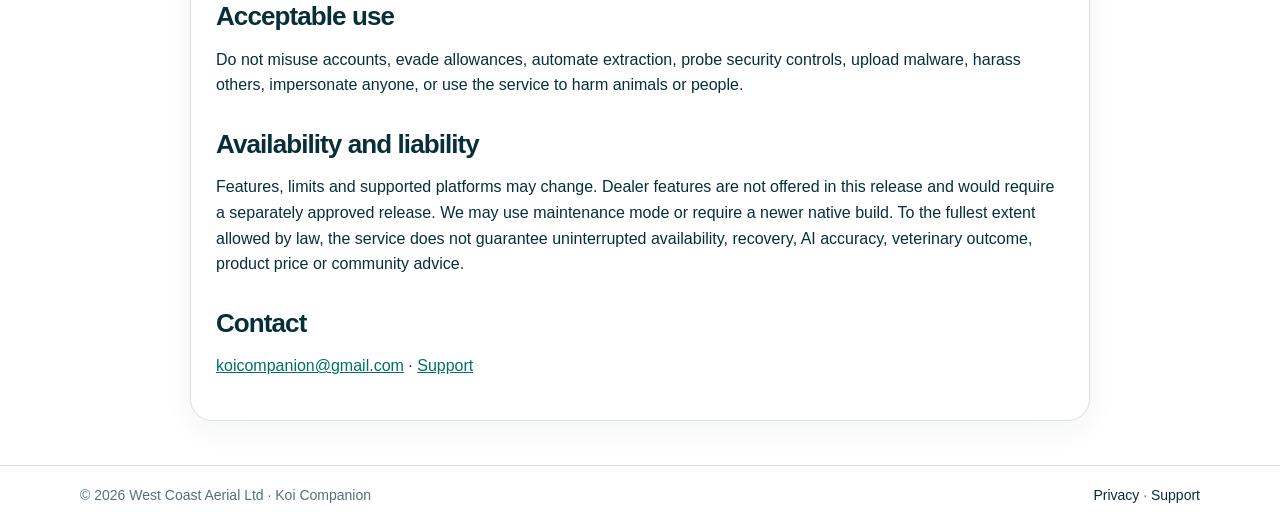
<file: terms/index.html>
<!doctype html>
<html lang="en-GB">
<head>
  <meta charset="utf-8" />
  <meta name="viewport" content="width=device-width, initial-scale=1" />
  <meta name="description" content="Koi Companion Terms of Use." />
  <title>Terms of Use | Koi Companion</title>
  <link rel="stylesheet" href="/assets/styles.css" />
</head>
<body>
  <header class="site-header">
    <div class="wrap nav">
      <a class="brand" href="/">Koi Companion</a>
      <nav aria-label="Main navigation"><a href="/">Home</a><a href="/privacy-policy/">Privacy</a><a href="/terms/" aria-current="page">Terms</a><a href="/support/">Support</a></nav>
    </div>
  </header>
  <main>
    <div class="wrap">
      <article class="card">
        <h1>Terms of Use</h1>
        <p class="meta">Effective 3 September 2026 · Koi Companion 1.0.16</p>

        <h2>Service and account</h2>
        <p>Koi Companion is operated by West Coast Aerial Ltd. Koi Companion is an account-based koi and pond record, cloud-backup, community and decision-support service. Provide accurate information, protect your credentials and use only an account you control.</p>
        <p>Local cached records may exist, but authentication, cloud recovery and synchronisation, AI, community, support, subscriptions and other online features require internet access. Keep independent exports where appropriate.</p>

        <h2>Plans and purchases</h2>
        <p>Basic access is available without a paid subscription after sign-in. Each genuine new account receives 10 welcome Koi Companion AI credits once; they are not repeated by reinstalling, restoring purchases, changing plan or using another device. Once spent, AI features need a subscription or purchased AI credits. Intermediate includes 100 AI credits a month and Premium 200, granted monthly on annual plans too; unused monthly credits do not carry over. A routine question typically uses about 1 credit and a deep photo, microscope or record analysis about 5: Koi Companion reserves that amount when you ask, then settles the credits actually used by the answer, never more than the reserved amount. Older complimentary and purchased credit balances are charged as fixed units instead. One credit balance is shared across web, iPhone and Android and credits are only taken for work actually delivered.</p>
        <p>Koi Companion does not offer a free trial. Intermediate and Premium are optional auto-renewable subscriptions through Apple App Store, Google Play or supported web checkout. No subscription starts automatically when you create a Basic account. The purchase sheet or checkout is authoritative for the current price, billing period and renewal terms.</p>
        <p>Photo, microscope and video analysis requires a paid plan or optional AI credits. AI, report, media and other online features may have documented fair-use or account allowances.</p>

        <h2>AI and expert guidance</h2>
        <p>Ask Companion, evidence review and expert replies may be incomplete or wrong. They do not provide veterinary diagnosis, treatment or emergency monitoring. Verify treatment, dose, timing, pond volume and compatibility against current instructions and seek experienced help promptly for severe or worsening concerns.</p>

        <h2>Community and user content</h2>
        <p>You remain responsible for messages, reactions, photos, videos, listings, reports and other submitted material. Do not post unlawful, abusive, unsafe, deceptive, infringing or private third-party content. Community advice is not veterinary advice.</p>
        <p>We may restrict visibility, remove content, preserve evidence or suspend access where reasonably needed for moderation, security or legal compliance.</p>

        <h2>Media, backup and exports</h2>
        <p>Private record, support/evidence and community media have different audiences. Check the destination before upload. An external app or service controls any exported copy you send to it.</p>

        <h2>Account deletion</h2>
        <p>Request deletion in the app or, if app access is unavailable, through the deletion email pathway on <a href="/support/">Support</a>. A request is manually reviewed and does not immediately erase data. Processing may require identity verification and may exclude records retained for security, disputes, legal obligations or backup expiry.</p>

        <h2>Acceptable use</h2>
        <p>Do not misuse accounts, evade allowances, automate extraction, probe security controls, upload malware, harass others, impersonate anyone, or use the service to harm animals or people.</p>

        <h2>Availability and liability</h2>
        <p>Features, limits and supported platforms may change. Dealer features are not offered in this release and would require a separately approved release. We may use maintenance mode or require a newer native build. To the fullest extent allowed by law, the service does not guarantee uninterrupted availability, recovery, AI accuracy, veterinary outcome, product price or community advice.</p>

        <h2>Contact</h2>
        <p><a href="mailto:koicompanion@gmail.com">koicompanion@gmail.com</a> · <a href="/support/">Support</a></p>
      </article>
    </div>
  </main>
  <footer><div class="wrap footer-row"><span>© 2026 West Coast Aerial Ltd · Koi Companion</span><span><a href="/privacy-policy/">Privacy</a> · <a href="/support/">Support</a></span></div></footer>
</body>
</html>
</file>
<file: assets/styles.css>
:root {
  --ink: #062f3a;
  --muted: #547078;
  --teal: #008c82;
  --teal-dark: #006f68;
  --mint: #eaf6f4;
  --white: #ffffff;
  --line: rgba(6, 47, 58, 0.14);
  --shadow: 0 18px 50px rgba(6, 47, 58, 0.09);
}

* { box-sizing: border-box; }
html { scroll-behavior: smooth; }

body {
  margin: 0;
  min-width: 320px;
  background: var(--white);
  color: var(--ink);
  font-family: -apple-system, BlinkMacSystemFont, "Segoe UI", Arial, sans-serif;
  line-height: 1.6;
  -webkit-text-size-adjust: 100%;
}

a { color: var(--teal-dark); }
.wrap { width: min(1120px, calc(100% - 36px)); margin: 0 auto; }

.site-header,
footer { background: rgba(255, 255, 255, 0.96); border-bottom: 1px solid var(--line); }

.nav,
.footer-row { display: flex; align-items: center; justify-content: space-between; gap: 24px; padding-block: 18px; }

.brand { color: var(--ink); font-size: 23px; font-weight: 900; letter-spacing: -0.03em; text-decoration: none; }
nav { display: flex; flex-wrap: wrap; gap: 20px; }
nav a { color: var(--ink); font-weight: 750; text-decoration: none; }
nav a:hover,
nav a:focus-visible,
footer a:hover,
footer a:focus-visible { text-decoration: underline; }

.hero {
  overflow: hidden;
  background: radial-gradient(circle at 88% 15%, rgba(80, 204, 182, 0.32), transparent 31%), linear-gradient(145deg, #f4fcfa 0%, #e3f5f1 100%);
  border-bottom: 1px solid var(--line);
}

.hero-grid { display: grid; grid-template-columns: minmax(0, 1.35fr) minmax(300px, 0.65fr); gap: 56px; align-items: center; min-height: 620px; padding-block: 78px; }
.eyebrow { margin: 0 0 12px; color: var(--teal-dark); font-size: 13px; font-weight: 900; letter-spacing: 0.09em; text-transform: uppercase; }
h1,
h2,
h3 { margin-top: 0; line-height: 1.1; }
h1 { max-width: 760px; margin-bottom: 22px; font-size: clamp(47px, 7vw, 78px); letter-spacing: -0.055em; }
h2 { margin-bottom: 22px; font-size: clamp(32px, 5vw, 48px); letter-spacing: -0.035em; }
h3 { margin-bottom: 10px; font-size: 21px; }
p { color: var(--muted); }
.hero-copy { max-width: 720px; margin: 0 0 22px; font-size: clamp(19px, 2.3vw, 24px); line-height: 1.48; }
.trust-row { display: flex; flex-wrap: wrap; gap: 8px; margin-bottom: 25px; }
.trust-row span { padding: 8px 11px; background: rgba(255, 255, 255, 0.78); border: 1px solid rgba(0, 111, 104, 0.18); border-radius: 999px; color: var(--ink); font-size: 13px; font-weight: 800; }
.hero-actions { display: flex; flex-wrap: wrap; gap: 12px; margin-bottom: 16px; }

.button {
  display: inline-flex;
  align-items: center;
  justify-content: center;
  min-height: 50px;
  padding: 13px 19px;
  border: 1px solid var(--teal);
  border-radius: 14px;
  background: var(--teal);
  color: var(--white);
  font: inherit;
  font-weight: 900;
  line-height: 1.25;
  text-align: center;
  text-decoration: none;
  cursor: pointer;
  transition: transform 150ms ease, background 150ms ease, box-shadow 150ms ease;
}

.button:hover { background: var(--teal-dark); transform: translateY(-1px); box-shadow: 0 8px 20px rgba(0, 111, 104, 0.18); }
.button:focus-visible { outline: 3px solid rgba(0, 140, 130, 0.28); outline-offset: 3px; }
.button.secondary { background: var(--white); color: var(--ink); border-color: var(--line); }
.small-note { max-width: 720px; margin: 0; font-size: 14px; }
.small-note strong { color: var(--ink); }

.record-card { padding: 26px; background: rgba(255, 255, 255, 0.88); border: 1px solid rgba(6, 47, 58, 0.13); border-radius: 28px; box-shadow: var(--shadow); transform: rotate(1.5deg); }
.record-card-label { margin: 0 0 8px; color: var(--teal-dark); font-size: 14px; font-weight: 900; text-transform: uppercase; letter-spacing: 0.08em; }
.record-stat { padding: 16px 0; border-bottom: 1px solid var(--line); }
.record-stat:last-child { border-bottom: 0; }
.record-stat span,
.record-stat strong { display: block; }
.record-stat span { color: var(--muted); font-size: 13px; }
.record-stat strong { margin-top: 2px; font-size: 17px; }

.section { padding-block: 78px; }
.soft-section { background: var(--mint); border-block: 1px solid var(--line); }
.feature-grid,
.platforms { display: grid; grid-template-columns: repeat(3, minmax(0, 1fr)); gap: 16px; }
.feature-card,
.platform,
.card { padding: 25px; background: var(--white); border: 1px solid var(--line); border-radius: 22px; box-shadow: 0 10px 30px rgba(6, 47, 58, 0.05); }
.feature-card p,
.platform p { margin-bottom: 0; }
.split-panel { display: grid; grid-template-columns: minmax(0, 1.2fr) minmax(320px, 0.8fr); gap: 58px; align-items: center; }
.split-panel p { font-size: 17px; }
.check-list { margin: 0; padding: 24px 26px 24px 52px; background: var(--white); border: 1px solid var(--line); border-radius: 22px; box-shadow: var(--shadow); }
.check-list li { margin: 10px 0; padding-left: 4px; font-weight: 750; }
.check-list li::marker { color: var(--teal); }
.platform { display: flex; flex-direction: column; }
.platform p { flex: 1; margin-bottom: 22px; }
.platform .button { width: 100%; }

.share-section { padding-top: 0; }
.share-panel { padding: 34px; background: var(--ink); border-radius: 26px; box-shadow: var(--shadow); }
.share-panel h2,
.share-panel p { color: var(--white); }
.share-panel .eyebrow { color: #85ded0; }
.share-button { background: #14a99d; }
.share-status { min-height: 1.5em; margin: 12px 0 0; font-size: 14px; }

main > .wrap { padding-block: 44px; }
.card { max-width: 900px; margin: 0 auto; }
.card h1 { font-size: clamp(38px, 6vw, 56px); }
.card h2 { margin-top: 32px; margin-bottom: 10px; font-size: 26px; }
.card p,
.card li { color: var(--ink); }
.meta { color: var(--muted) !important; }

footer { border-top: 1px solid var(--line); border-bottom: 0; }
.footer-row { color: var(--muted); font-size: 14px; }
.footer-row a { color: var(--ink); text-decoration: none; }

@media (max-width: 820px) {
  .hero-grid,
  .split-panel { grid-template-columns: 1fr; gap: 34px; }
  .hero-grid { min-height: auto; padding-block: 58px; }
  .record-card { transform: none; }
  .feature-grid,
  .platforms { grid-template-columns: 1fr; }
}

@media (max-width: 600px) {
  .wrap { width: min(100% - 24px, 1120px); }
  .nav,
  .footer-row { align-items: flex-start; flex-direction: column; gap: 10px; }
  nav { gap: 13px; }
  .hero-grid { padding-block: 44px; }
  .section { padding-block: 56px; }
  .hero-actions .button { width: 100%; }
  .share-panel { padding: 25px; }
  h1 { font-size: clamp(42px, 15vw, 60px); }
}

@media (prefers-reduced-motion: reduce) {
  html { scroll-behavior: auto; }
  .button { transition: none; }
}
</file>
